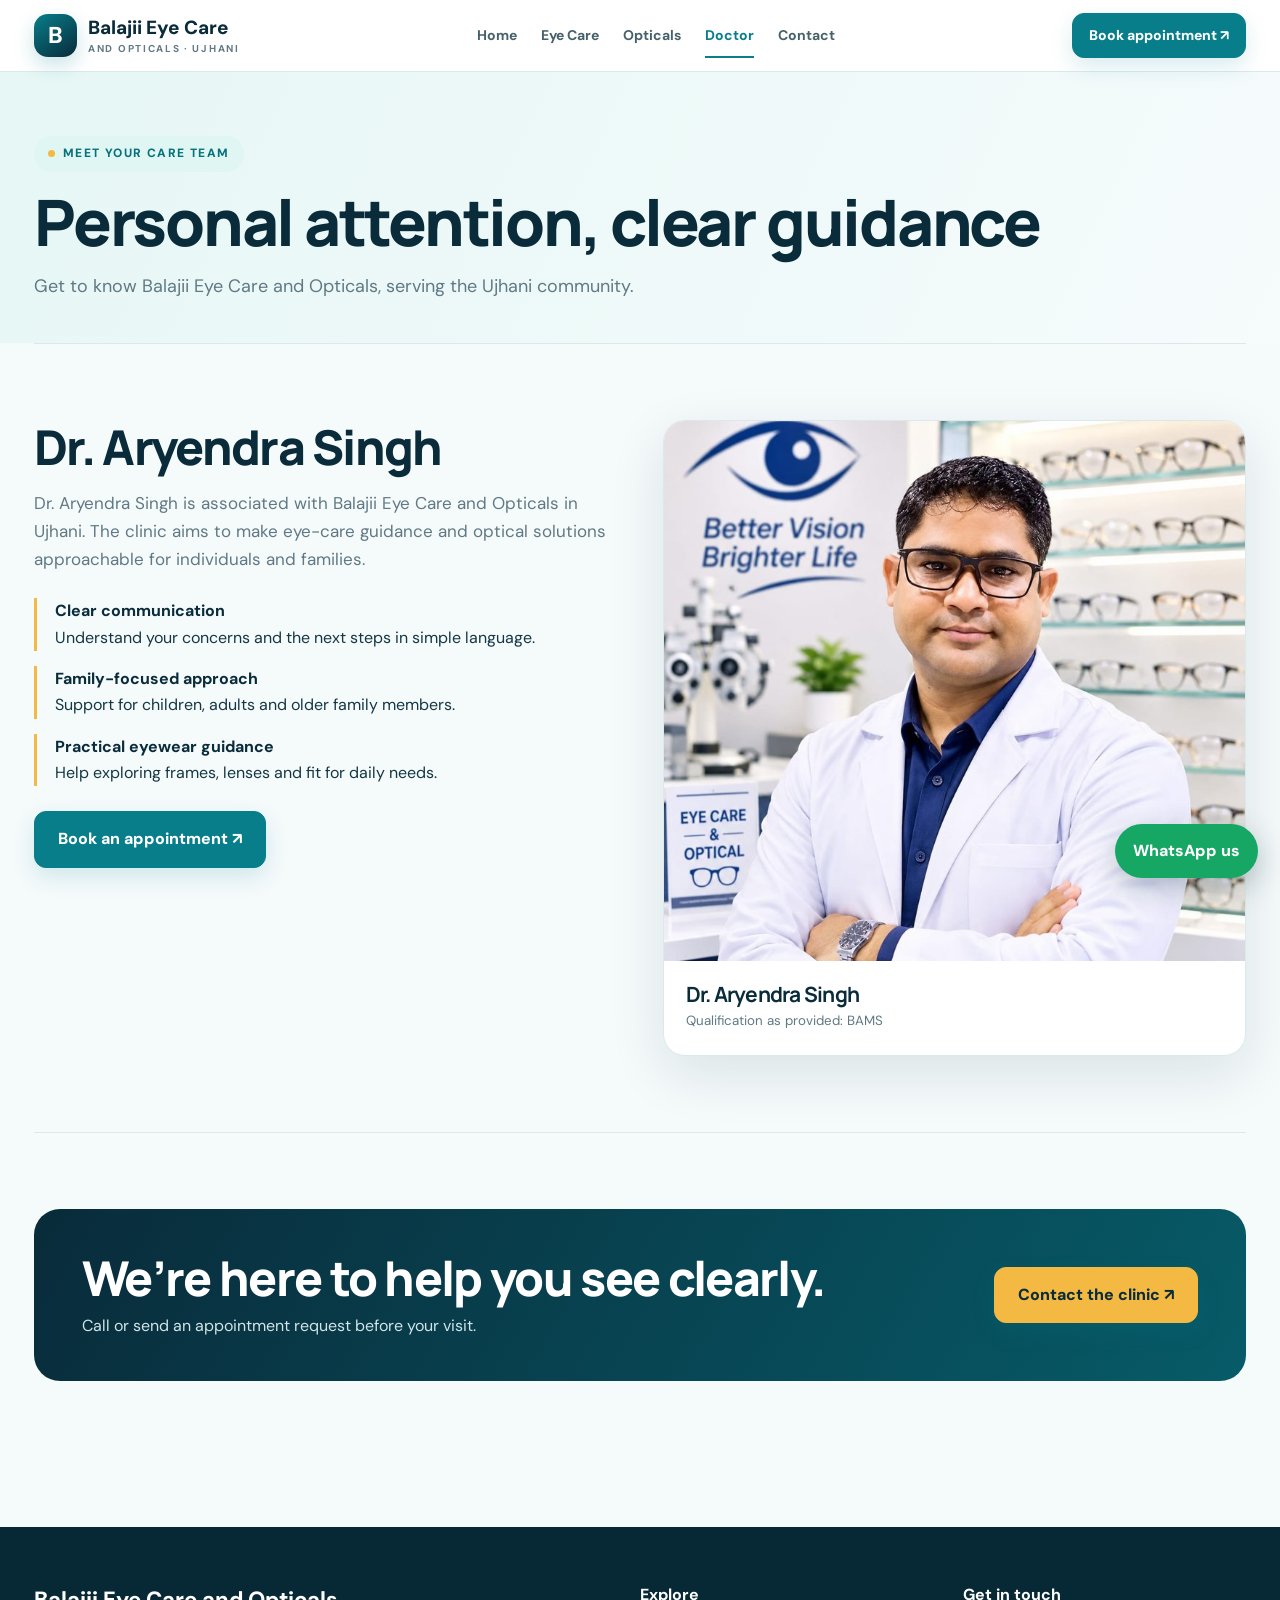
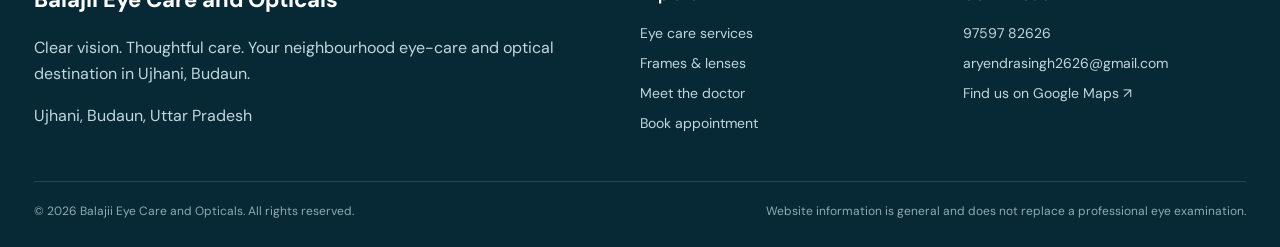
<file: about.html>
<!DOCTYPE html><html lang="en"><head><meta charset="utf-8"><meta name="viewport" content="width=device-width, initial-scale=1">
<title>About | Balajii Eye Care and Opticals</title><meta name="description" content="Meet Dr. Aryendra Singh and learn about Balajii Eye Care and Opticals in Ujhani, Budaun."><meta name="theme-color" content="#092b3a"><link rel="icon" href="favicon.svg" type="image/svg+xml"><link rel="preconnect" href="https://fonts.googleapis.com"><link rel="preconnect" href="https://images.unsplash.com"><link rel="stylesheet" href="style.css"></head><body><header>
<a class="logo" href="index.html"><span class="logo-mark">B</span><span>Balajii Eye Care<small>AND OPTICALS · UJHANI</small></span></a>
<nav aria-label="Main navigation"><a href="index.html" >Home</a><a href="services.html" >Eye Care</a><a href="opticals.html" >Opticals</a><a href="about.html" aria-current="page">Doctor</a><a href="contact.html" >Contact</a></nav>
<a class="btn small header-book" href="contact.html">Book appointment ↗</a></header><main><div class="page-title"><div class="wrap"><span class="eyebrow">Meet your care team</span><h1>Personal attention, clear guidance</h1><p>Get to know Balajii Eye Care and Opticals, serving the Ujhani community.</p></div></div><div class="wrap"><section class="two"><div><h2>Dr. Aryendra Singh</h2><p class="lead">Dr. Aryendra Singh is associated with Balajii Eye Care and Opticals in Ujhani. The clinic aims to make eye-care guidance and optical solutions approachable for individuals and families.</p><ul class="why"><li><b>Clear communication</b>Understand your concerns and the next steps in simple language.</li><li><b>Family-focused approach</b>Support for children, adults and older family members.</li><li><b>Practical eyewear guidance</b>Help exploring frames, lenses and fit for daily needs.</li></ul><a class="btn" href="contact.html">Book an appointment ↗</a></div><div class="doc"><img src="images/doctor.jpg" alt="Dr. Aryendra Singh"><div><h3>Dr. Aryendra Singh</h3><small>Qualification as provided: BAMS</small></div></div></section><section><div class="banner"><div><h2>We’re here to help you see clearly.</h2><p>Call or send an appointment request before your visit.</p></div><a class="btn gold" href="contact.html">Contact the clinic ↗</a></div></section></div></main><footer><div class="wrap"><div class="foot-cols">
<div><div class="foot-brand">Balajii Eye Care and Opticals</div><p>Clear vision. Thoughtful care. Your neighbourhood eye-care and optical destination in Ujhani, Budaun.</p><p>Ujhani, Budaun, Uttar Pradesh</p></div>
<div><b>Explore</b><a href="services.html">Eye care services</a><a href="opticals.html">Frames & lenses</a><a href="about.html">Meet the doctor</a><a href="contact.html">Book appointment</a></div>
<div><b>Get in touch</b><a href="tel:+919759782626">97597 82626</a><a href="mailto:aryendrasingh2626@gmail.com">aryendrasingh2626@gmail.com</a><a target="_blank" rel="noopener" href="https://www.google.com/maps/search/?api=1&query=Balaji+eye+care+and+optical+Ujhani">Find us on Google Maps ↗</a></div>
</div><div class="copyright"><span>© 2026 Balajii Eye Care and Opticals. All rights reserved.</span><span>Website information is general and does not replace a professional eye examination.</span></div></div></footer>
<a class="floating-wa" href="https://wa.me/919759782626?text=Hello%2C%20I%20would%20like%20to%20know%20about%20Balajii%20Eye%20Care%20and%20Opticals." target="_blank" rel="noopener">WhatsApp us</a><script src="script.js"></script></body></html>
</file>
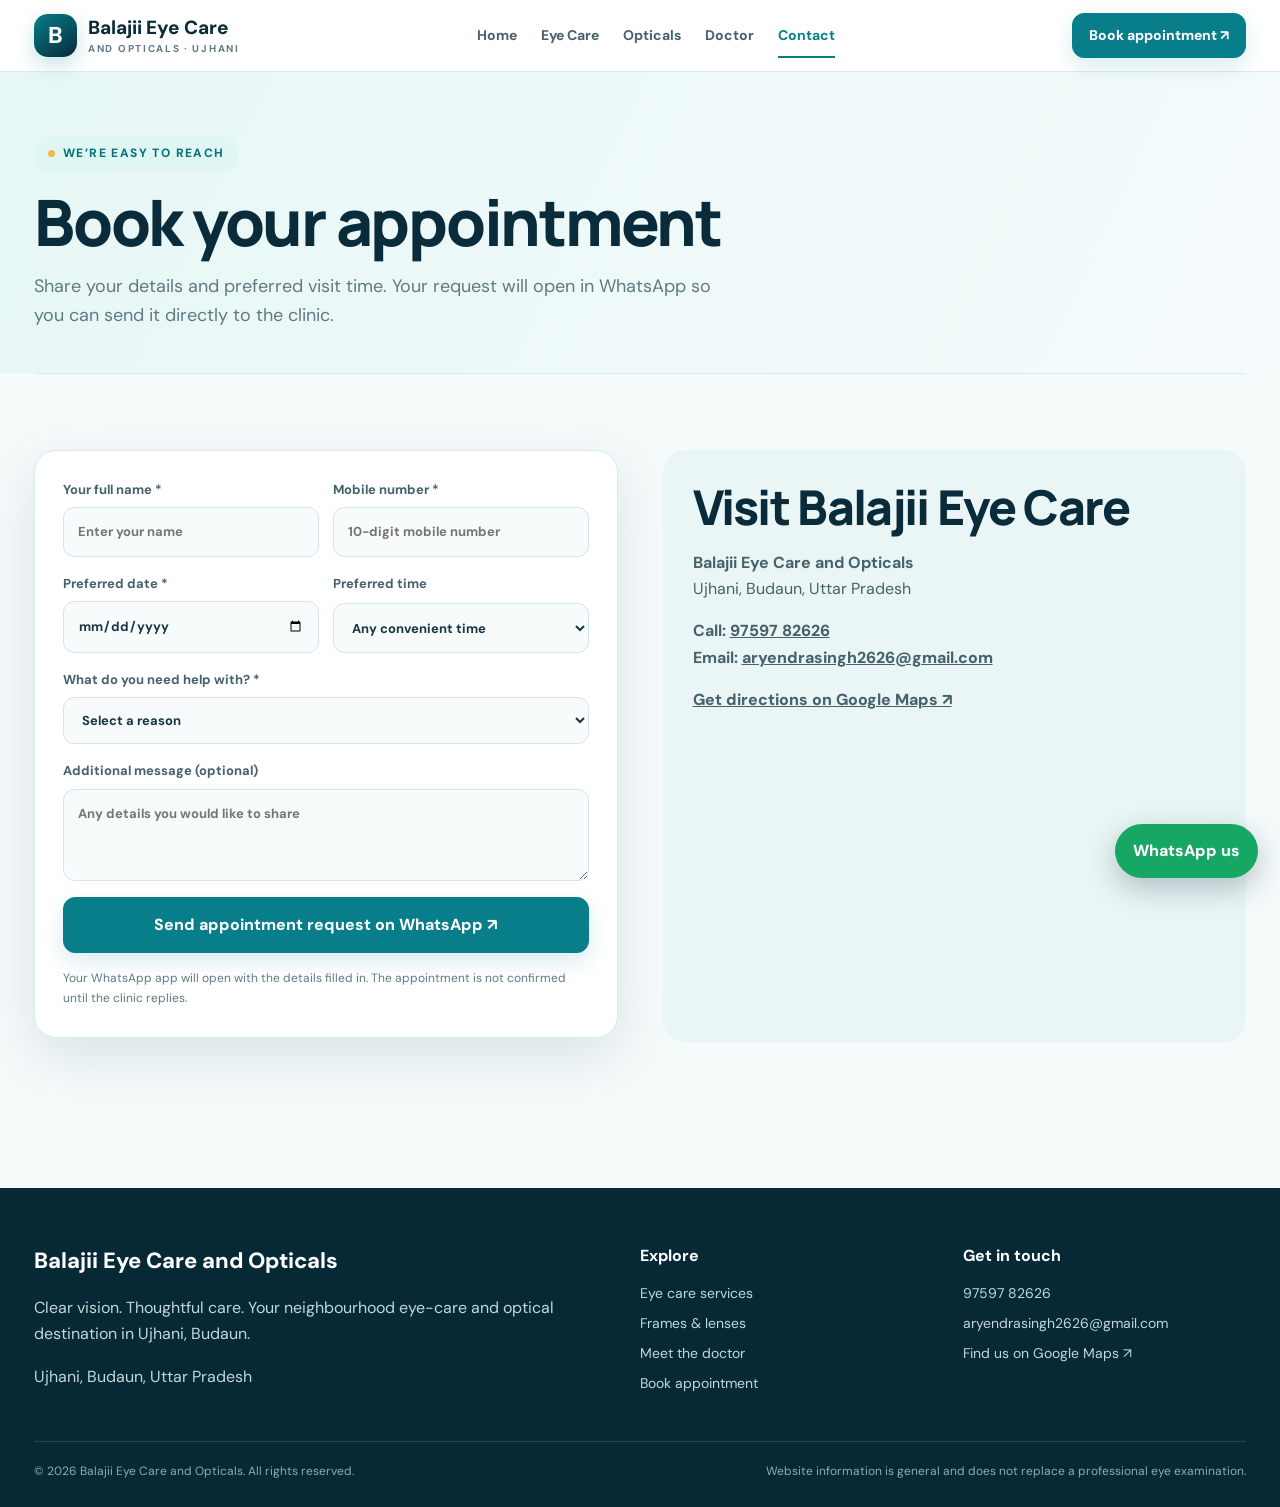
<file: contact.html>
<!DOCTYPE html><html lang="en"><head><meta charset="utf-8"><meta name="viewport" content="width=device-width, initial-scale=1">
<title>Book an Appointment | Balajii Eye Care and Opticals</title><meta name="description" content="Request an eye-care or optical appointment in Ujhani, Budaun. Send your preferred date and details through WhatsApp."><meta name="theme-color" content="#092b3a"><link rel="icon" href="favicon.svg" type="image/svg+xml"><link rel="preconnect" href="https://fonts.googleapis.com"><link rel="preconnect" href="https://images.unsplash.com"><link rel="stylesheet" href="style.css"></head><body><header>
<a class="logo" href="index.html"><span class="logo-mark">B</span><span>Balajii Eye Care<small>AND OPTICALS · UJHANI</small></span></a>
<nav aria-label="Main navigation"><a href="index.html" >Home</a><a href="services.html" >Eye Care</a><a href="opticals.html" >Opticals</a><a href="about.html" >Doctor</a><a href="contact.html" aria-current="page">Contact</a></nav>
<a class="btn small header-book" href="contact.html">Book appointment ↗</a></header><main><div class="page-title"><div class="wrap"><span class="eyebrow">We’re easy to reach</span><h1>Book your appointment</h1><p>Share your details and preferred visit time. Your request will open in WhatsApp so you can send it directly to the clinic.</p></div></div><div class="wrap"><section class="two"><div><form id="bookingForm">
<div class="form-grid"><label>Your full name *<input id="n" name="name" autocomplete="name" placeholder="Enter your name" required></label><label>Mobile number *<input id="p" name="phone" type="tel" autocomplete="tel" inputmode="tel" pattern="[0-9+() -]{8,16}" placeholder="10-digit mobile number" required></label></div>
<div class="form-grid"><label>Preferred date *<input id="d" name="date" type="date" required></label><label>Preferred time<select id="t" name="time"><option>Any convenient time</option><option>Morning (9 AM – 12 PM)</option><option>Afternoon (12 PM – 4 PM)</option><option>Evening (4 PM – 8 PM)</option></select></label></div>
<label>What do you need help with? *<select id="r" name="reason" required><option value="">Select a reason</option><option>Eye check-up / vision concern</option><option>Children’s eye check-up</option><option>New spectacles / frame selection</option><option>Lens replacement / upgrade</option><option>Sunglasses / power sunglasses</option><option>Contact lens enquiry</option><option>Frame repair / adjustment</option><option>Eye irritation / redness</option><option>Other</option></select></label>
<label>Additional message (optional)<textarea id="msg" rows="3" placeholder="Any details you would like to share"></textarea></label>
<button class="btn" type="submit">Send appointment request on WhatsApp ↗</button><p class="notice">Your WhatsApp app will open with the details filled in. The appointment is not confirmed until the clinic replies.</p>
</form></div><aside class="info"><h2>Visit Balajii Eye Care</h2><p><b>Balajii Eye Care and Opticals</b><br>Ujhani, Budaun, Uttar Pradesh</p><p><b>Call:</b> <a href="tel:+919759782626">97597 82626</a><br><b>Email:</b> <a href="mailto:aryendrasingh2626@gmail.com">aryendrasingh2626@gmail.com</a></p><p><a target="_blank" rel="noopener" href="https://www.google.com/maps/search/?api=1&query=Balaji+eye+care+and+optical+Ujhani">Get directions on Google Maps ↗</a></p><div class="map"><iframe title="Balajii Eye Care location map" src="https://www.google.com/maps/embed?pb=!1m18!1m12!1m3!1d3522.8051220820334!2d79.00486972414066!3d27.999858062532155!2m3!1f0!2f0!3f0!3m2!1i1024!2i768!4f13.1!3m3!1m2!1s0x3975396218c0afa1%3A0x88ad11af4b95657a!2sBalaji%20eye%20care%20and%20optical!5e0!3m2!1sen!2sin!4v1793873201599!5m2!1sen!2sin" loading="lazy" allowfullscreen referrerpolicy="strict-origin-when-cross-origin"></iframe></div></aside></section></div></main><footer><div class="wrap"><div class="foot-cols">
<div><div class="foot-brand">Balajii Eye Care and Opticals</div><p>Clear vision. Thoughtful care. Your neighbourhood eye-care and optical destination in Ujhani, Budaun.</p><p>Ujhani, Budaun, Uttar Pradesh</p></div>
<div><b>Explore</b><a href="services.html">Eye care services</a><a href="opticals.html">Frames & lenses</a><a href="about.html">Meet the doctor</a><a href="contact.html">Book appointment</a></div>
<div><b>Get in touch</b><a href="tel:+919759782626">97597 82626</a><a href="mailto:aryendrasingh2626@gmail.com">aryendrasingh2626@gmail.com</a><a target="_blank" rel="noopener" href="https://www.google.com/maps/search/?api=1&query=Balaji+eye+care+and+optical+Ujhani">Find us on Google Maps ↗</a></div>
</div><div class="copyright"><span>© 2026 Balajii Eye Care and Opticals. All rights reserved.</span><span>Website information is general and does not replace a professional eye examination.</span></div></div></footer>
<a class="floating-wa" href="https://wa.me/919759782626?text=Hello%2C%20I%20would%20like%20to%20know%20about%20Balajii%20Eye%20Care%20and%20Opticals." target="_blank" rel="noopener">WhatsApp us</a><script src="script.js"></script></body></html>
</file>
<file: style.css>
@import url('https://fonts.googleapis.com/css2?family=DM+Sans:wght@400;500;600;700;800&family=Manrope:wght@400;500;600;700;800&display=swap');
:root{--navy:#092b3a;--teal:#087e8b;--mint:#dff6f3;--gold:#f4b942;--ink:#153744;--muted:#607984;--paper:#f5fafb;--white:#fff;--line:#dce9ec;--shadow:0 18px 55px rgba(9,43,58,.11)}
*{box-sizing:border-box}html{scroll-behavior:smooth;scroll-padding-top:100px}body{margin:0;background:var(--paper);color:var(--ink);font:16px/1.65 'DM Sans',sans-serif}a{color:inherit}img{max-width:100%;display:block}button,input,select,textarea{font:inherit}.wrap{max-width:1320px;margin:auto;padding:0 34px}
header{position:sticky;top:0;z-index:20;background:rgba(255,255,255,.94);backdrop-filter:blur(16px);border-bottom:1px solid var(--line);display:flex;align-items:center;justify-content:space-between;gap:22px;padding:13px max(34px,calc((100vw - 1320px)/2));}
.logo{display:flex;align-items:center;gap:11px;text-decoration:none;color:var(--navy);font-weight:800;font-size:19px;line-height:1.15;white-space:nowrap}.logo-mark{width:43px;height:43px;border-radius:14px;background:linear-gradient(145deg,var(--teal),var(--navy));display:grid;place-items:center;color:#fff;font-size:23px;box-shadow:0 8px 20px #087e8b38}.logo small{display:block;color:var(--muted);font-size:10px;letter-spacing:1.7px;font-weight:700;margin-top:4px}
nav{display:flex;gap:24px;align-items:center;flex-wrap:wrap}nav a{text-decoration:none;color:#47616b;font-size:14px;font-weight:700;padding:9px 0}nav a:hover,nav a[aria-current]{color:var(--teal)}nav a[aria-current]{box-shadow:0 2px var(--teal)}
.btn{display:inline-flex;align-items:center;justify-content:center;gap:9px;background:var(--teal);color:#fff;padding:14px 23px;border-radius:12px;text-decoration:none;font-weight:800;border:1px solid var(--teal);box-shadow:0 9px 22px #087e8b26;transition:.2s;cursor:pointer}.btn:hover{transform:translateY(-2px);background:var(--navy);border-color:var(--navy)}.btn.alt{background:#fff;color:var(--navy);border-color:#c9dce0;box-shadow:none}.btn.gold{background:var(--gold);border-color:var(--gold);color:var(--navy)}.btn.small{padding:10px 16px;font-size:14px}
main{overflow:hidden}.hero{position:relative;display:grid;grid-template-columns:1.03fr .97fr;gap:50px;align-items:center;padding:72px 0 82px}.eyebrow{display:inline-flex;align-items:center;gap:8px;background:var(--mint);color:#08727c;border-radius:999px;padding:8px 14px;font-size:12px;font-weight:800;letter-spacing:1.4px;text-transform:uppercase}.eyebrow:before{content:"";width:7px;height:7px;border-radius:50%;background:var(--gold)}
h1,h2,h3{font-family:Manrope,sans-serif;color:var(--navy);line-height:1.12;letter-spacing:-.035em}h1{font-size:clamp(43px,5.7vw,76px);margin:22px 0 20px;font-weight:800}h1 span{color:var(--teal)}h2{font-size:clamp(31px,4vw,48px);margin:0 0 15px;font-weight:800}h3{font-size:21px;margin:0 0 9px}.hero p{max-width:570px;color:var(--muted);font-size:18px;margin:0 0 28px}.cta{display:flex;gap:13px;flex-wrap:wrap}.hero-media{position:relative;min-height:480px}.hero-photo{position:absolute;inset:0 20px 20px 25px;border-radius:34px;overflow:hidden;box-shadow:var(--shadow)}.hero-photo img{width:100%;height:100%;object-fit:cover}.hero-photo:after{content:"";position:absolute;inset:45% 0 0;background:linear-gradient(transparent,rgba(4,32,43,.45))}.float-card{position:absolute;bottom:0;left:0;background:#fff;border-radius:18px;padding:18px 22px;box-shadow:var(--shadow);max-width:245px}.float-card b{display:block;color:var(--navy);font-size:15px}.float-card span{color:var(--muted);font-size:13px}.round-tag{position:absolute;right:0;top:28px;background:var(--gold);color:var(--navy);border-radius:18px;padding:15px 18px;font-weight:900;box-shadow:var(--shadow)}
.trust{display:grid;grid-template-columns:repeat(4,1fr);gap:1px;background:#cfe1e4;border:1px solid #cfe1e4;border-radius:18px;overflow:hidden;margin:0 0 75px}.trust div{background:#fff;padding:21px;text-align:center}.trust b{display:block;color:var(--navy);font-size:16px}.trust span{font-size:12px;color:var(--muted)}
section{padding:76px 0;border-top:1px solid var(--line)}.section-head{display:flex;justify-content:space-between;gap:25px;align-items:end;margin-bottom:30px}.section-head p,.lead{max-width:650px;color:var(--muted);margin:0;font-size:17px}.cards{display:grid;grid-template-columns:repeat(3,1fr);gap:20px}.service-card,.product-card,.feature-card{background:#fff;border:1px solid var(--line);border-radius:20px;overflow:hidden;box-shadow:0 8px 30px rgba(9,43,58,.045);transition:.2s}.service-card:hover,.product-card:hover{transform:translateY(-4px);box-shadow:var(--shadow)}.service-card img,.product-card img{width:100%;height:210px;object-fit:cover}.card-body{padding:23px}.card-body p{margin:0;color:var(--muted);font-size:14px}.card-icon{width:45px;height:45px;display:grid;place-items:center;background:var(--mint);border-radius:14px;font-size:23px;margin-bottom:15px}
.split{display:grid;grid-template-columns:1fr 1fr;gap:50px;align-items:center}.split-photo{border-radius:28px;overflow:hidden;box-shadow:var(--shadow);min-height:380px}.split-photo img{width:100%;height:100%;object-fit:cover;min-height:380px}.ticks{display:grid;grid-template-columns:1fr 1fr;gap:13px;margin:25px 0 30px}.ticks div{display:flex;gap:10px;align-items:flex-start;color:#385661;font-weight:600;font-size:14px}.ticks i{font-style:normal;color:var(--teal);font-weight:900}
.banner{background:linear-gradient(120deg,var(--navy),#075b68);border-radius:26px;padding:42px 48px;color:#fff;display:flex;align-items:center;justify-content:space-between;gap:30px}.banner h2{color:#fff;margin:0 0 8px}.banner p{color:#d1e5e8;margin:0}.banner .btn{flex-shrink:0}
.page-title{padding:64px 0 42px;background:linear-gradient(115deg,#e6f7f5,#f6fbfc)}.page-title h1{font-size:clamp(42px,5vw,64px);margin:14px 0}.page-title p{color:var(--muted);font-size:18px;max-width:700px;margin:0}
.work{display:grid;grid-template-columns:repeat(3,1fr);gap:18px}.work article{background:#fff;border:1px solid var(--line);padding:25px;border-radius:18px}.work article p{color:var(--muted);margin:0;font-size:14px}
.gallery{display:grid;grid-template-columns:repeat(4,1fr);gap:16px}.gallery figure{margin:0;background:#fff;border:1px solid var(--line);border-radius:17px;overflow:hidden}.gallery img{width:100%;height:190px;object-fit:cover}.gallery figcaption{padding:13px 15px;font-weight:700;color:var(--navy);font-size:14px}
.two{display:grid;grid-template-columns:1fr 1fr;gap:45px;align-items:start}.doc{background:#fff;border:1px solid var(--line);border-radius:22px;overflow:hidden;box-shadow:var(--shadow)}.doc img{width:100%;max-height:540px;object-fit:cover}.doc div{padding:22px}.doc h3{margin:0}.doc small{color:var(--muted)}
.why{list-style:none;padding:0;margin:25px 0;display:grid;gap:15px}.why li{padding:0 0 0 18px;border-left:3px solid var(--gold)}.why b{display:block;color:var(--navy)}
form{display:grid;gap:16px;background:#fff;border:1px solid var(--line);border-radius:22px;padding:28px;box-shadow:var(--shadow)}label{display:grid;gap:7px;color:#45616b;font-weight:700;font-size:13px}input,select,textarea{width:100%;border:1.5px solid #d5e4e7;background:#f8fbfc;color:var(--ink);border-radius:11px;padding:13px 14px;outline:none}input:focus,select:focus,textarea:focus{border-color:var(--teal);box-shadow:0 0 0 3px #087e8b18}.form-grid{display:grid;grid-template-columns:1fr 1fr;gap:14px}.info{background:#eaf6f5;border-radius:22px;padding:30px}.info p{color:#47616b}.info a{font-weight:800}.map{margin-top:18px;border-radius:16px;overflow:hidden}.map iframe{width:100%;height:280px;border:0;display:block}
footer{background:#072936;color:#c1d7dc;padding:55px 0 25px;margin-top:70px}.foot-cols{display:grid;grid-template-columns:2fr 1fr 1fr;gap:40px;padding-bottom:35px}.foot-cols b{display:block;color:#fff;margin-bottom:13px}.foot-cols a{display:block;text-decoration:none;color:#c1d7dc;margin:7px 0;font-size:14px}.foot-brand{font-size:22px;font-weight:800;color:#fff}.copyright{border-top:1px solid #244651;padding-top:20px;font-size:12px;color:#8eabb2;display:flex;justify-content:space-between;gap:20px;flex-wrap:wrap}
.floating-wa{position:fixed;right:22px;bottom:22px;z-index:30;background:#16a765;color:#fff;text-decoration:none;padding:14px 18px;border-radius:999px;font-weight:800;box-shadow:0 10px 30px #092b3a45}.notice{font-size:12px;color:var(--muted);margin:0}
@media(max-width:1000px){header{padding:12px 22px}.wrap{padding:0 22px}nav{gap:13px}.hero{gap:25px}.hero-media{min-height:390px}.cards{grid-template-columns:repeat(2,1fr)}.gallery{grid-template-columns:repeat(2,1fr)}}
@media(max-width:760px){header{position:relative;justify-content:center}.logo{margin-right:auto}nav{order:3;width:100%;justify-content:center;border-top:1px solid var(--line);padding-top:8px}.header-book{display:none}.hero,.split,.two{grid-template-columns:1fr}.hero{padding:45px 0 55px}.hero-media{min-height:340px}.hero-photo{inset:0 12px 16px}.round-tag{right:0}.trust{grid-template-columns:1fr 1fr;margin-bottom:35px}.cards,.work{grid-template-columns:1fr}.section-head{display:block}.section-head .btn{margin-top:18px}.banner{padding:30px;display:block}.banner .btn{margin-top:20px}.form-grid{grid-template-columns:1fr}.foot-cols{grid-template-columns:1fr 1fr}.foot-cols>div:first-child{grid-column:1/-1}section{padding:55px 0}}
@media(max-width:430px){.wrap{padding:0 17px}.logo{font-size:16px}.logo-mark{width:38px;height:38px}nav{gap:13px}nav a{font-size:12px}.gallery{grid-template-columns:1fr 1fr}.gallery img{height:140px}.ticks{grid-template-columns:1fr}.foot-cols{grid-template-columns:1fr}.foot-cols>div:first-child{grid-column:auto}.floating-wa{right:12px;bottom:12px}}
@media(prefers-reduced-motion:reduce){html{scroll-behavior:auto}*{transition:none!important}}
</file>
